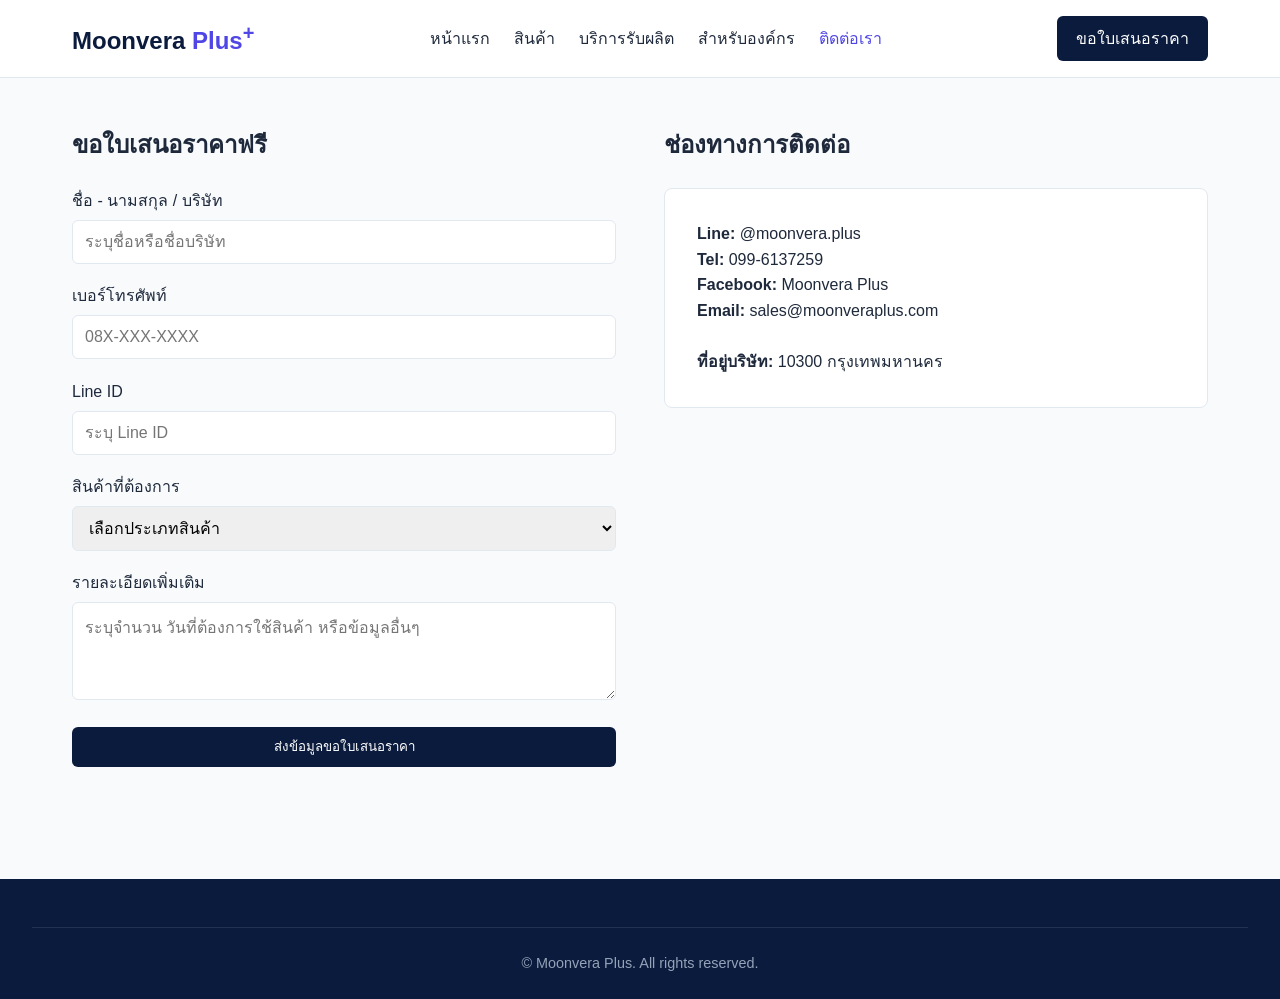
<file: contact.html>
<!DOCTYPE html>
<html lang="th">
<head>
  <meta charset="UTF-8">
  <meta name="viewport" content="width=device-width, initial-scale=1.0">
  <title>ขอใบเสนอราคา / ติดต่อเรา - Moonvera Plus</title>
  <link rel="stylesheet" href="styles.css">
</head>
<body>

  <header>
    <nav class="navbar">
      <div class="logo">Moonvera <span>Plus<sup>+</sup></span></div>
      <ul class="nav-links">
        <li><a href="index.html">หน้าแรก</a></li>
        <li><a href="products.html">สินค้า</a></li>
        <li><a href="custom-service.html">บริการรับผลิต</a></li>
        <li><a href="corporate.html">สำหรับองค์กร</a></li>
        <li><a href="contact.html" class="active">ติดต่อเรา</a></li>
      </ul>
      <a href="contact.html" class="btn-quote">ขอใบเสนอราคา</a>
    </nav>
  </header>

  <main class="container" style="display: grid; grid-template-columns: 1fr 1fr; gap: 3rem;">
    <!-- Form Section -->
    <section>
      <h2>ขอใบเสนอราคาฟรี</h2>
      <form action="#" method="POST" style="margin-top: 1.5rem;">
        <div class="form-group">
          <label>ชื่อ - นามสกุล / บริษัท</label>
          <input type="text" placeholder="ระบุชื่อหรือชื่อบริษัท" required>
        </div>
        <div class="form-group">
          <label>เบอร์โทรศัพท์</label>
          <input type="tel" placeholder="08X-XXX-XXXX" required>
        </div>
        <div class="form-group">
          <label>Line ID</label>
          <input type="text" placeholder="ระบุ Line ID">
        </div>
        <div class="form-group">
          <label>สินค้าที่ต้องการ</label>
          <select>
            <option>เลือกประเภทสินค้า</option>
            <option>หมวก</option>
            <option>เสื้อ</option>
            <option>กระเป๋า</option>
            <option>แก้วน้ำ</option>
            <option>ร่ม</option>
          </select>
        </div>
        <div class="form-group">
          <label>รายละเอียดเพิ่มเติม</label>
          <textarea rows="4" placeholder="ระบุจำนวน วันที่ต้องการใช้สินค้า หรือข้อมูลอื่นๆ"></textarea>
        </div>
        <button type="submit" class="btn-quote" style="width: 100%; border: none; cursor: pointer;">ส่งข้อมูลขอใบเสนอราคา</button>
      </form>
    </section>

    <!-- Info Section -->
    <section>
      <h2>ช่องทางการติดต่อ</h2>
      <div style="margin-top: 1.5rem; background: #FFF; padding: 2rem; border-radius: 8px; border: 1px solid var(--border-color);">
        <p><strong>Line:</strong> @moonvera.plus</p>
        <p><strong>Tel:</strong> 099-6137259</p>
        <p><strong>Facebook:</strong> Moonvera Plus</p>
        <p><strong>Email:</strong> sales@moonveraplus.com</p>
        <br>
        <p><strong>ที่อยู่บริษัท:</strong> 10300 กรุงเทพมหานคร</p>
      </div>
    </section>
  </main>

  <footer>
    <div class="footer-bottom">&copy; Moonvera Plus. All rights reserved.</div>
  </footer>

</body>
</html>
</file>
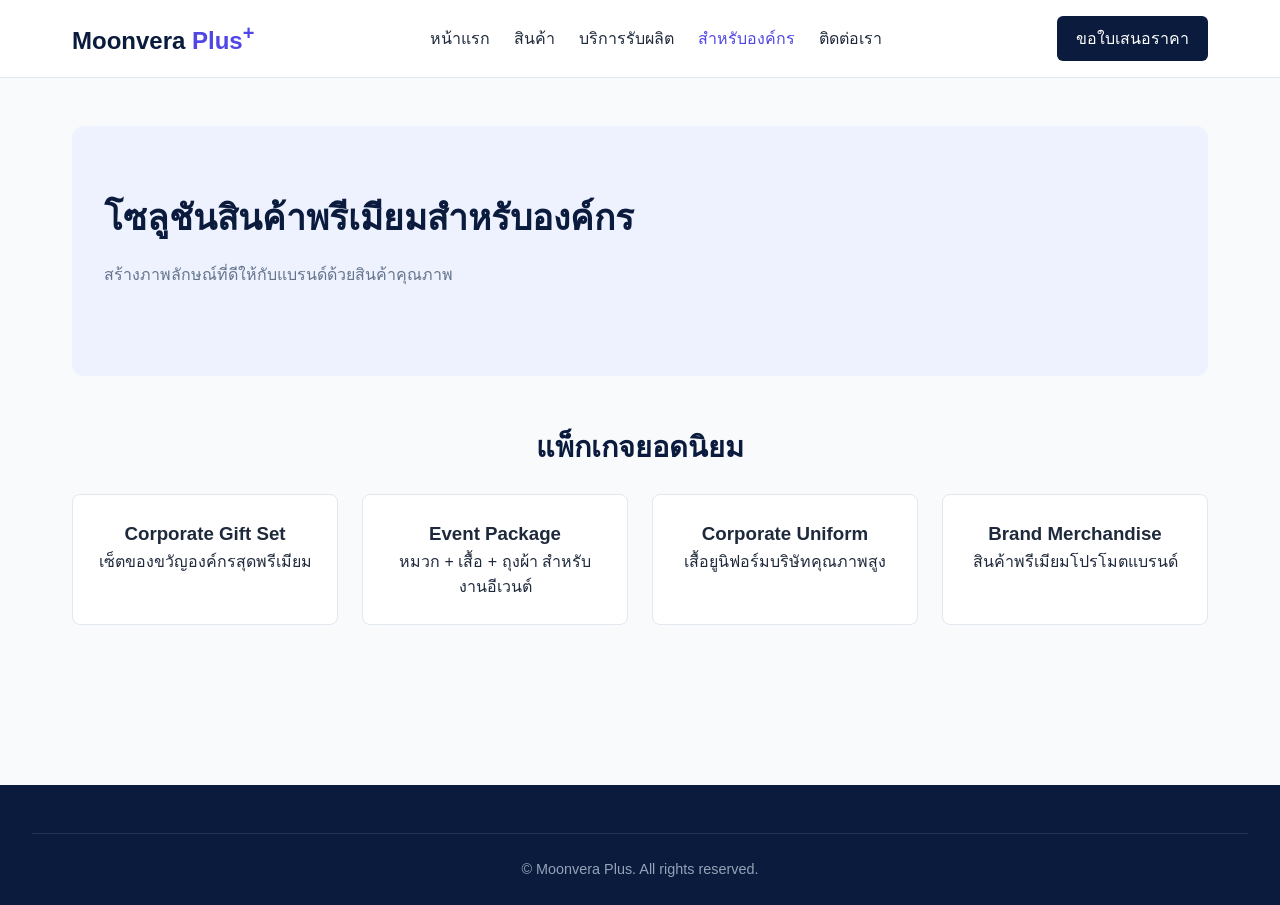
<file: corporate.html>
<!DOCTYPE html>
<html lang="th">
<head>
  <meta charset="UTF-8">
  <meta name="viewport" content="width=device-width, initial-scale=1.0">
  <title>สำหรับองค์กร - Moonvera Plus</title>
  <link rel="stylesheet" href="styles.css">
</head>
<body>

  <header>
    <nav class="navbar">
      <div class="logo">Moonvera <span>Plus<sup>+</sup></span></div>
      <ul class="nav-links">
        <li><a href="index.html">หน้าแรก</a></li>
        <li><a href="products.html">สินค้า</a></li>
        <li><a href="custom-service.html">บริการรับผลิต</a></li>
        <li><a href="corporate.html" class="active">สำหรับองค์กร</a></li>
        <li><a href="contact.html">ติดต่อเรา</a></li>
      </ul>
      <a href="contact.html" class="btn-quote">ขอใบเสนอราคา</a>
    </nav>
  </header>

  <main class="container">
    <div class="hero">
      <div class="hero-text">
        <h1>โซลูชันสินค้าพรีเมียมสำหรับองค์กร</h1>
        <p>สร้างภาพลักษณ์ที่ดีให้กับแบรนด์ด้วยสินค้าคุณภาพ</p>
      </div>
    </div>

    <section>
      <h2 class="section-title">แพ็กเกจยอดนิยม</h2>
      <div class="grid-4">
        <div class="card">
          <h3>Corporate Gift Set</h3>
          <p>เซ็ตของขวัญองค์กรสุดพรีเมียม</p>
        </div>
        <div class="card">
          <h3>Event Package</h3>
          <p>หมวก + เสื้อ + ถุงผ้า สำหรับงานอีเวนต์</p>
        </div>
        <div class="card">
          <h3>Corporate Uniform</h3>
          <p>เสื้อยูนิฟอร์มบริษัทคุณภาพสูง</p>
        </div>
        <div class="card">
          <h3>Brand Merchandise</h3>
          <p>สินค้าพรีเมียมโปรโมตแบรนด์</p>
        </div>
      </div>
    </section>
  </main>

  <footer>
    <div class="footer-bottom">&copy; Moonvera Plus. All rights reserved.</div>
  </footer>

</body>
</html>
</file>
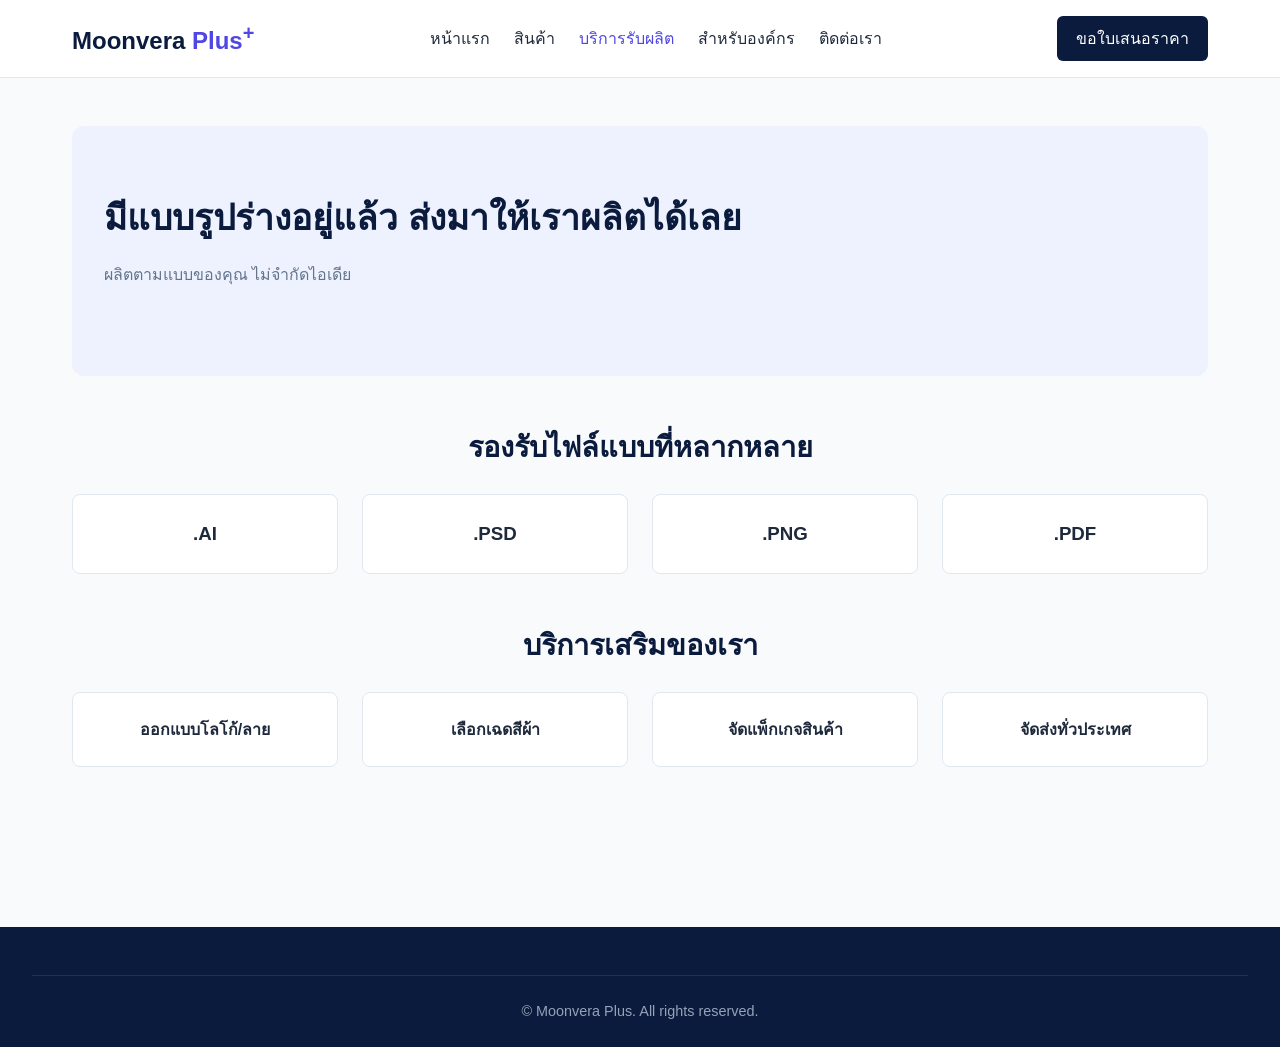
<file: custom-service.html>
<!DOCTYPE html>
<html lang="th">
<head>
  <meta charset="UTF-8">
  <meta name="viewport" content="width=device-width, initial-scale=1.0">
  <title>บริการรับผลิต - Moonvera Plus</title>
  <link rel="stylesheet" href="styles.css">
</head>
<body>

  <header>
    <nav class="navbar">
      <div class="logo">Moonvera <span>Plus<sup>+</sup></span></div>
      <ul class="nav-links">
        <li><a href="index.html">หน้าแรก</a></li>
        <li><a href="products.html">สินค้า</a></li>
        <li><a href="custom-service.html" class="active">บริการรับผลิต</a></li>
        <li><a href="corporate.html">สำหรับองค์กร</a></li>
        <li><a href="contact.html">ติดต่อเรา</a></li>
      </ul>
      <a href="contact.html" class="btn-quote">ขอใบเสนอราคา</a>
    </nav>
  </header>

  <main class="container">
    <div class="hero">
      <div class="hero-text">
        <h1>มีแบบรูปร่างอยู่แล้ว ส่งมาให้เราผลิตได้เลย</h1>
        <p>ผลิตตามแบบของคุณ ไม่จำกัดไอเดีย</p>
      </div>
    </div>

    <section>
      <h2 class="section-title">รองรับไฟล์แบบที่หลากหลาย</h2>
      <div class="grid-4" style="text-align: center;">
        <div class="card"><h3>.AI</h3></div>
        <div class="card"><h3>.PSD</h3></div>
        <div class="card"><h3>.PNG</h3></div>
        <div class="card"><h3>.PDF</h3></div>
      </div>
    </section>

    <section style="margin-top: 3rem;">
      <h2 class="section-title">บริการเสริมของเรา</h2>
      <div class="grid-4">
        <div class="card"><h4>ออกแบบโลโก้/ลาย</h4></div>
        <div class="card"><h4>เลือกเฉดสีผ้า</h4></div>
        <div class="card"><h4>จัดแพ็กเกจสินค้า</h4></div>
        <div class="card"><h4>จัดส่งทั่วประเทศ</h4></div>
      </div>
    </section>
  </main>

  <footer>
    <div class="footer-bottom">&copy; Moonvera Plus. All rights reserved.</div>
  </footer>

</body>
</html>
</file>
<file: styles.css>
/* Reset & Base Styles */
* {
  margin: 0;
  padding: 0;
  box-sizing: border-box;
  font-family: 'Kanit', 'Prompt', sans-serif;
}

:root {
  --primary-navy: #0B1B3D;
  --secondary-blue: #1E3A8A;
  --accent-purple: #4F46E5;
  --bg-light: #F8FAFC;
  --card-bg: #FFFFFF;
  --text-main: #1E293B;
  --text-muted: #64748B;
  --border-color: #E2E8F0;
}

body {
  background-color: var(--bg-light);
  color: var(--text-main);
  line-height: 1.6;
}

/* Header & Navbar */
header {
  background-color: #FFFFFF;
  border-bottom: 1px solid var(--border-color);
  position: sticky;
  top: 0;
  z-index: 1000;
}

.navbar {
  display: flex;
  justify-content: space-between;
  align-items: center;
  max-width: 1200px;
  margin: 0 auto;
  padding: 1rem 2rem;
}

.logo {
  font-size: 1.5rem;
  font-weight: bold;
  color: var(--primary-navy);
}

.logo span {
  color: var(--accent-purple);
}

.nav-links {
  display: flex;
  list-style: none;
  gap: 1.5rem;
}

.nav-links a {
  text-decoration: none;
  color: var(--text-main);
  font-weight: 500;
  transition: color 0.2s;
}

.nav-links a:hover, .nav-links a.active {
  color: var(--accent-purple);
}

.btn-quote {
  background-color: var(--primary-navy);
  color: #FFF;
  padding: 0.6rem 1.2rem;
  border-radius: 6px;
  text-decoration: none;
  font-weight: 500;
  transition: background-color 0.2s;
}

.btn-quote:hover {
  background-color: var(--secondary-blue);
}

/* Common Layout Containers */
.container {
  max-width: 1200px;
  margin: 0 auto;
  padding: 3rem 2rem;
}

.section-title {
  font-size: 1.8rem;
  font-weight: bold;
  color: var(--primary-navy);
  margin-bottom: 1.5rem;
  text-align: center;
}

.hero {
  background-color: #EEF2FF;
  padding: 4rem 2rem;
  border-radius: 12px;
  margin-bottom: 3rem;
  display: flex;
  align-items: center;
  justify-content: space-between;
  gap: 2rem;
}

.hero-text h1 {
  font-size: 2.2rem;
  color: var(--primary-navy);
  margin-bottom: 1rem;
}

.hero-text p {
  color: var(--text-muted);
  margin-bottom: 1.5rem;
}

/* Category Grid & Cards */
.grid-4 {
  display: grid;
  grid-template-columns: repeat(auto-fit, minmax(220px, 1fr));
  gap: 1.5rem;
  margin-bottom: 3rem;
}

.card {
  background: var(--card-bg);
  border: 1px solid var(--border-color);
  border-radius: 8px;
  padding: 1.5rem;
  text-align: center;
  transition: transform 0.2s, box-shadow 0.2s;
}

.card:hover {
  transform: translateY(-4px);
  box-shadow: 0 10px 15px -3px rgba(0, 0, 0, 0.1);
}

.card-img {
  width: 100%;
  height: 180px;
  object-fit: cover;
  border-radius: 6px;
  background-color: #E2E8F0;
  margin-bottom: 1rem;
}

/* Steps Section */
.steps-grid {
  display: grid;
  grid-template-columns: repeat(auto-fit, minmax(150px, 1fr));
  gap: 1rem;
  text-align: center;
  margin-top: 2rem;
}

.step-item {
  background: #FFF;
  padding: 1.5rem 1rem;
  border-radius: 8px;
  border: 1px solid var(--border-color);
}

.step-number {
  width: 36px;
  height: 36px;
  background: var(--accent-purple);
  color: white;
  border-radius: 50%;
  display: flex;
  align-items: center;
  justify-content: center;
  margin: 0 auto 0.8rem;
  font-weight: bold;
}

/* Forms */
.form-group {
  margin-bottom: 1.2rem;
}

.form-group label {
  display: block;
  margin-bottom: 0.4rem;
  font-weight: 500;
}

.form-group input, 
.form-group select, 
.form-group textarea {
  width: 100%;
  padding: 0.75rem;
  border: 1px solid var(--border-color);
  border-radius: 6px;
  font-size: 1rem;
}

/* Footer */
footer {
  background-color: var(--primary-navy);
  color: #FFF;
  padding: 3rem 2rem 1.5rem;
  margin-top: 4rem;
}

.footer-content {
  max-width: 1200px;
  margin: 0 auto;
  display: grid;
  grid-template-columns: repeat(auto-fit, minmax(250px, 1fr));
  gap: 2rem;
  margin-bottom: 2rem;
}

.footer-bottom {
  text-align: center;
  padding-top: 1.5rem;
  border-top: 1px solid rgba(255, 255, 255, 0.1);
  font-size: 0.9rem;
  color: #94A3B8;
}
</file>
